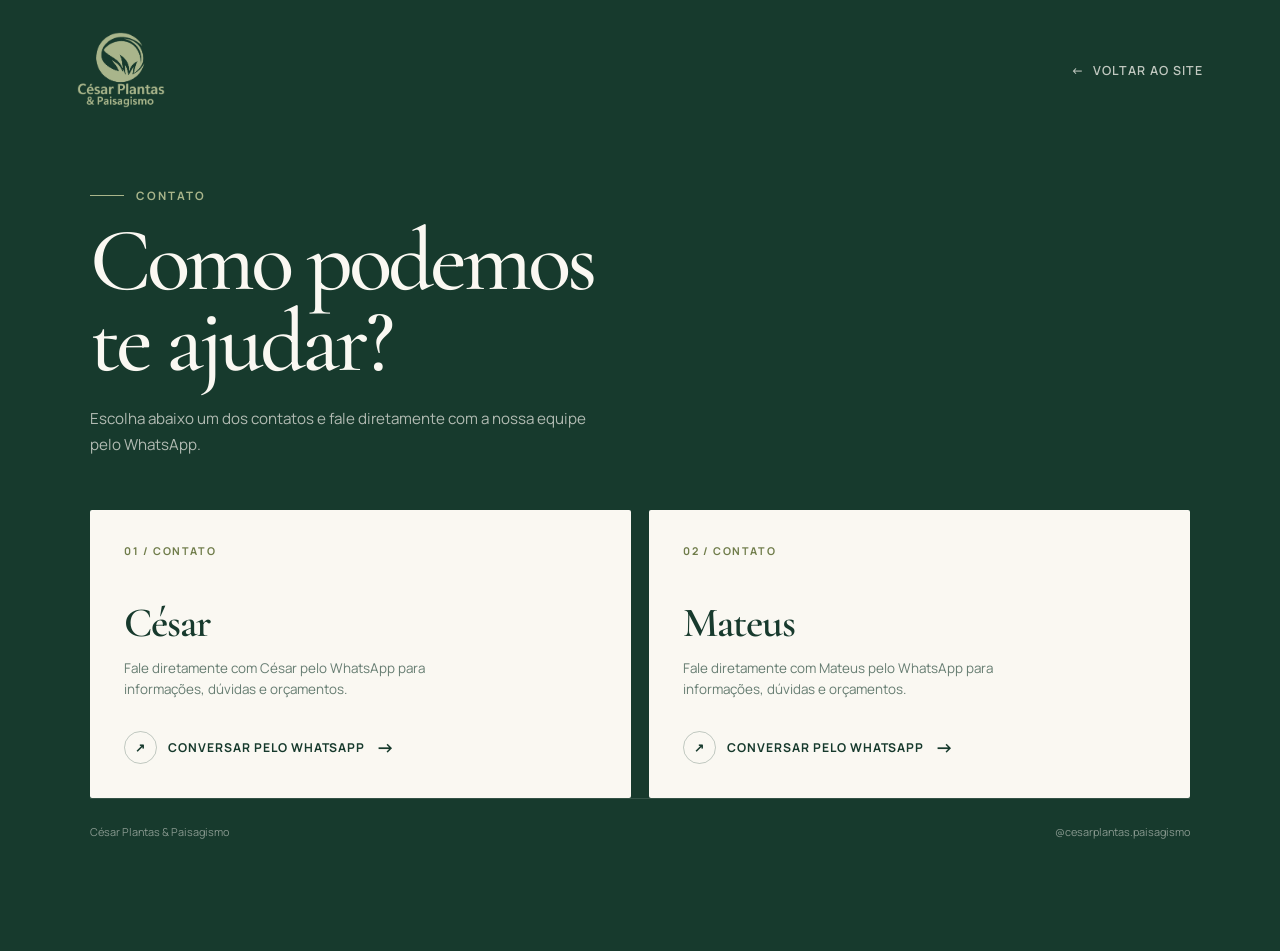
<file: contato.html>
<!DOCTYPE html>
<html lang="pt-BR">
<head>
    <link rel="icon" type="image/png" href="images/favicon.png">
    <meta charset="UTF-8">
    <meta name="viewport" content="width=device-width, initial-scale=1.0">

    <title>Contato | César Plantas & Paisagismo</title>

    <meta
        name="description"
        content="Entre em contato com a César Plantas & Paisagismo."
    >

    <!-- Fontes -->
    <link rel="preconnect" href="https://fonts.googleapis.com">
    <link rel="preconnect" href="https://fonts.gstatic.com" crossorigin>
    <link
        href="https://fonts.googleapis.com/css2?family=Cormorant+Garamond:wght@400;500;600;700&family=Manrope:wght@400;500;600;700&display=swap"
        rel="stylesheet"
    >

    <style>
        :root {
            --verde: #173A2D;
            --verde-claro: #A9B58B;
            --oliva: #6F7C4A;
            --areia: #EDE7DC;
            --off-white: #FAF8F2;
            --marrom: #6B4E3D;
            --branco: #FFFFFF;
        }

        * {
            margin: 0;
            padding: 0;
            box-sizing: border-box;
        }

        html {
            scroll-behavior: smooth;
        }

        body {
            min-height: 100vh;
            background: var(--verde);
            color: var(--off-white);
            font-family: "Manrope", sans-serif;
        }

        a {
            color: inherit;
            text-decoration: none;
        }

        /* =========================
           PÁGINA
        ========================= */

        .contact-page {
            min-height: 100vh;
            display: flex;
            flex-direction: column;
            padding: 32px 6%;
        }

        /* =========================
           HEADER
        ========================= */

        .contact-header {
            width: 100%;
            max-width: 1280px;
            margin: 0 auto;

            display: flex;
            align-items: center;
            justify-content: space-between;
        }

        .brand {
            display: flex;
            flex-direction: column;
            line-height: 1;
        }

        .brand-logo {
            display: block;
            width: auto;
            height: clamp(48px, 8vw, 76px);
            object-fit: contain;
        }

        .brand-name {
            font-family: "Cormorant Garamond", serif;
            font-size: 1.65rem;
            font-weight: 600;
            letter-spacing: -0.02em;
        }

        .brand-subtitle {
            margin-top: 6px;
            font-size: 0.65rem;
            font-weight: 600;
            letter-spacing: 0.18em;
            text-transform: uppercase;
            color: var(--verde-claro);
        }

        .back-top {
            display: flex;
            align-items: center;
            gap: 8px;

            font-size: 0.78rem;
            font-weight: 600;
            letter-spacing: 0.08em;
            text-transform: uppercase;

            opacity: 0.75;
            transition: opacity 0.25s ease;
        }

        .back-top:hover {
            opacity: 1;
        }

        /* =========================
           CONTEÚDO
        ========================= */

        .contact-main {
            flex: 1;
            width: 100%;
            max-width: 1100px;
            margin: 0 auto;

            display: flex;
            flex-direction: column;
            justify-content: center;

            padding: 80px 0;
        }

        .contact-intro {
            max-width: 650px;
            margin-bottom: 52px;
        }

        .eyebrow {
            display: flex;
            align-items: center;
            gap: 12px;

            margin-bottom: 18px;

            color: var(--verde-claro);
            font-size: 0.72rem;
            font-weight: 700;
            letter-spacing: 0.18em;
            text-transform: uppercase;
        }

        .eyebrow::before {
            content: "";
            width: 34px;
            height: 1px;
            background: var(--verde-claro);
        }

        h1 {
            font-family: "Cormorant Garamond", serif;
            font-size: clamp(3.4rem, 7vw, 6.5rem);
            font-weight: 500;
            line-height: 0.9;
            letter-spacing: -0.045em;
        }

        .intro-text {
            max-width: 520px;
            margin-top: 24px;

            color: rgba(250, 248, 242, 0.68);
            font-size: 0.95rem;
            line-height: 1.7;
        }

        /* =========================
           CARDS
        ========================= */

        .contacts {
            display: grid;
            grid-template-columns: repeat(2, 1fr);
            gap: 18px;
        }

        .contact-card {
            min-height: 275px;
            padding: 34px;

            display: flex;
            flex-direction: column;

            background: var(--off-white);
            color: var(--verde);

            border-radius: 2px;

            transition:
                transform 0.3s ease,
                background 0.3s ease;
        }

        .contact-card:hover {
            transform: translateY(-5px);
            background: var(--areia);
        }

        .card-number {
            display: block;
            margin-bottom: 45px;

            font-size: 0.67rem;
            font-weight: 700;
            letter-spacing: 0.15em;
            color: var(--oliva);
        }

        .contact-card h2 {
            font-family: "Cormorant Garamond", serif;
            font-size: 2.6rem;
            font-weight: 600;
            line-height: 1;
            letter-spacing: -0.025em;
        }

        .contact-card p {
            max-width: 350px;
            margin-top: 13px;

            color: rgba(23, 58, 45, 0.65);
            font-size: 0.84rem;
            line-height: 1.6;
        }

        .whatsapp-button {
            width: fit-content;
            margin-top: auto;
            padding-top: 30px;

            display: flex;
            align-items: center;
            gap: 11px;

            font-size: 0.76rem;
            font-weight: 700;
            letter-spacing: 0.08em;
            text-transform: uppercase;
        }

        .whatsapp-icon {
            width: 33px;
            height: 33px;

            display: flex;
            align-items: center;
            justify-content: center;

            border: 1px solid rgba(23, 58, 45, 0.25);
            border-radius: 50%;

            transition:
                background 0.25s ease,
                color 0.25s ease;
        }

        .contact-card:hover .whatsapp-icon {
            background: var(--verde);
            color: var(--off-white);
        }

        .arrow {
            font-size: 1.15rem;
            transition: transform 0.25s ease;
        }

        .contact-card:hover .arrow {
            transform: translateX(4px);
        }

        /* =========================
           RODAPÉ
        ========================= */

        .contact-footer {
            width: 100%;
            max-width: 1280px;
            margin: 0 auto;

            padding-top: 25px;

            display: flex;
            align-items: center;
            justify-content: space-between;

            border-top: 1px solid rgba(250, 248, 242, 0.12);

            color: rgba(250, 248, 242, 0.5);
            font-size: 0.68rem;
        }

        .instagram {
            transition: color 0.25s ease;
        }

        .instagram:hover {
            color: var(--off-white);
        }

        /* =========================
           RESPONSIVO
        ========================= */

        @media (max-width: 750px) {

            .contact-page {
                padding: 24px 22px;
            }

            .brand-name {
                font-size: 1.35rem;
            }

            .brand-logo {
                height: clamp(48px, 10vw, 58px);
            }

            .brand-subtitle {
                font-size: 0.55rem;
            }

            .back-top span {
                display: none;
            }

            .contact-main {
                justify-content: flex-start;
                padding: 90px 0 60px;
            }

            .contact-intro {
                margin-bottom: 38px;
            }

            h1 {
                font-size: clamp(3.4rem, 17vw, 5rem);
                line-height: 0.88;
            }

            .intro-text {
                margin-top: 20px;
                font-size: 0.88rem;
            }

            .contacts {
                grid-template-columns: 1fr;
                gap: 12px;
            }

            .contact-card {
                min-height: 200px;
                padding: 22px;
            }

            .card-number {
                margin-bottom: 22px;
            }

            .contact-card h2 {
                font-size: 2rem;
            }

            .contact-card p {
                margin-top: 10px;
            }

            .whatsapp-button {
                padding-top: 22px;
            }

            .contact-footer {
                flex-direction: column;
                align-items: flex-start;
                gap: 8px;

                padding: 22px 0 4px;
            }
        }

        @media (max-width: 400px) {

            .contact-main {
                padding-top: 70px;
            }

            .contact-card {
                min-height: 190px;
            }
        }
    </style>
</head>

<body>

    <div class="contact-page">

        <!-- HEADER -->
        <header class="contact-header">

            <a href="index.html" class="brand">
                <img class="brand-logo" src="images/logo-cesar-plantas-clara.png" alt="César Plantas & Paisagismo">
            </a>

            <a href="index.html" class="back-top">
                ← <span>Voltar ao site</span>
            </a>

        </header>


        <!-- CONTEÚDO -->
        <main class="contact-main">

            <section class="contact-intro">

                <div class="eyebrow">
                    Contato
                </div>

                <h1>
                    Como podemos<br>
                    te ajudar?
                </h1>

                <p class="intro-text">
                    Escolha abaixo um dos contatos e fale diretamente com a nossa equipe pelo WhatsApp.
                </p>

            </section>


            <!-- CONTATOS -->
<section class="contacts">

    <!-- WHATSAPP CÉSAR -->
    <a
        href="https://wa.me/5532998025656"
        target="_blank"
        rel="noopener noreferrer"
        class="contact-card"
    >

        <span class="card-number">01 / CONTATO</span>

        <h2>César</h2>

        <p>
            Fale diretamente com César pelo WhatsApp para informações,
            dúvidas e orçamentos.
        </p>

        <div class="whatsapp-button">
            <span class="whatsapp-icon">↗</span>

            Conversar pelo WhatsApp

            <span class="arrow">→</span>
        </div>

    </a>


    <!-- WHATSAPP MATEUS -->
    <a
        href="https://wa.me/553298680809"
        target="_blank"
        rel="noopener noreferrer"
        class="contact-card"
    >

        <span class="card-number">02 / CONTATO</span>

        <h2>Mateus</h2>

        <p>
            Fale diretamente com Mateus pelo WhatsApp para informações,
            dúvidas e orçamentos.
        </p>

        <div class="whatsapp-button">
            <span class="whatsapp-icon">↗</span>

            Conversar pelo WhatsApp

            <span class="arrow">→</span>
        </div>

    </a>

</section>


        <!-- RODAPÉ -->
        <footer class="contact-footer">

            <span>
                César Plantas & Paisagismo
            </span>

            <a
                href="https://www.instagram.com/cesarplantas.paisagismo/"
                target="_blank"
                rel="noopener noreferrer"
                class="instagram"
            >
                @cesarplantas.paisagismo
            </a>

        </footer>

    </div>

</body>
</html>
</file>
